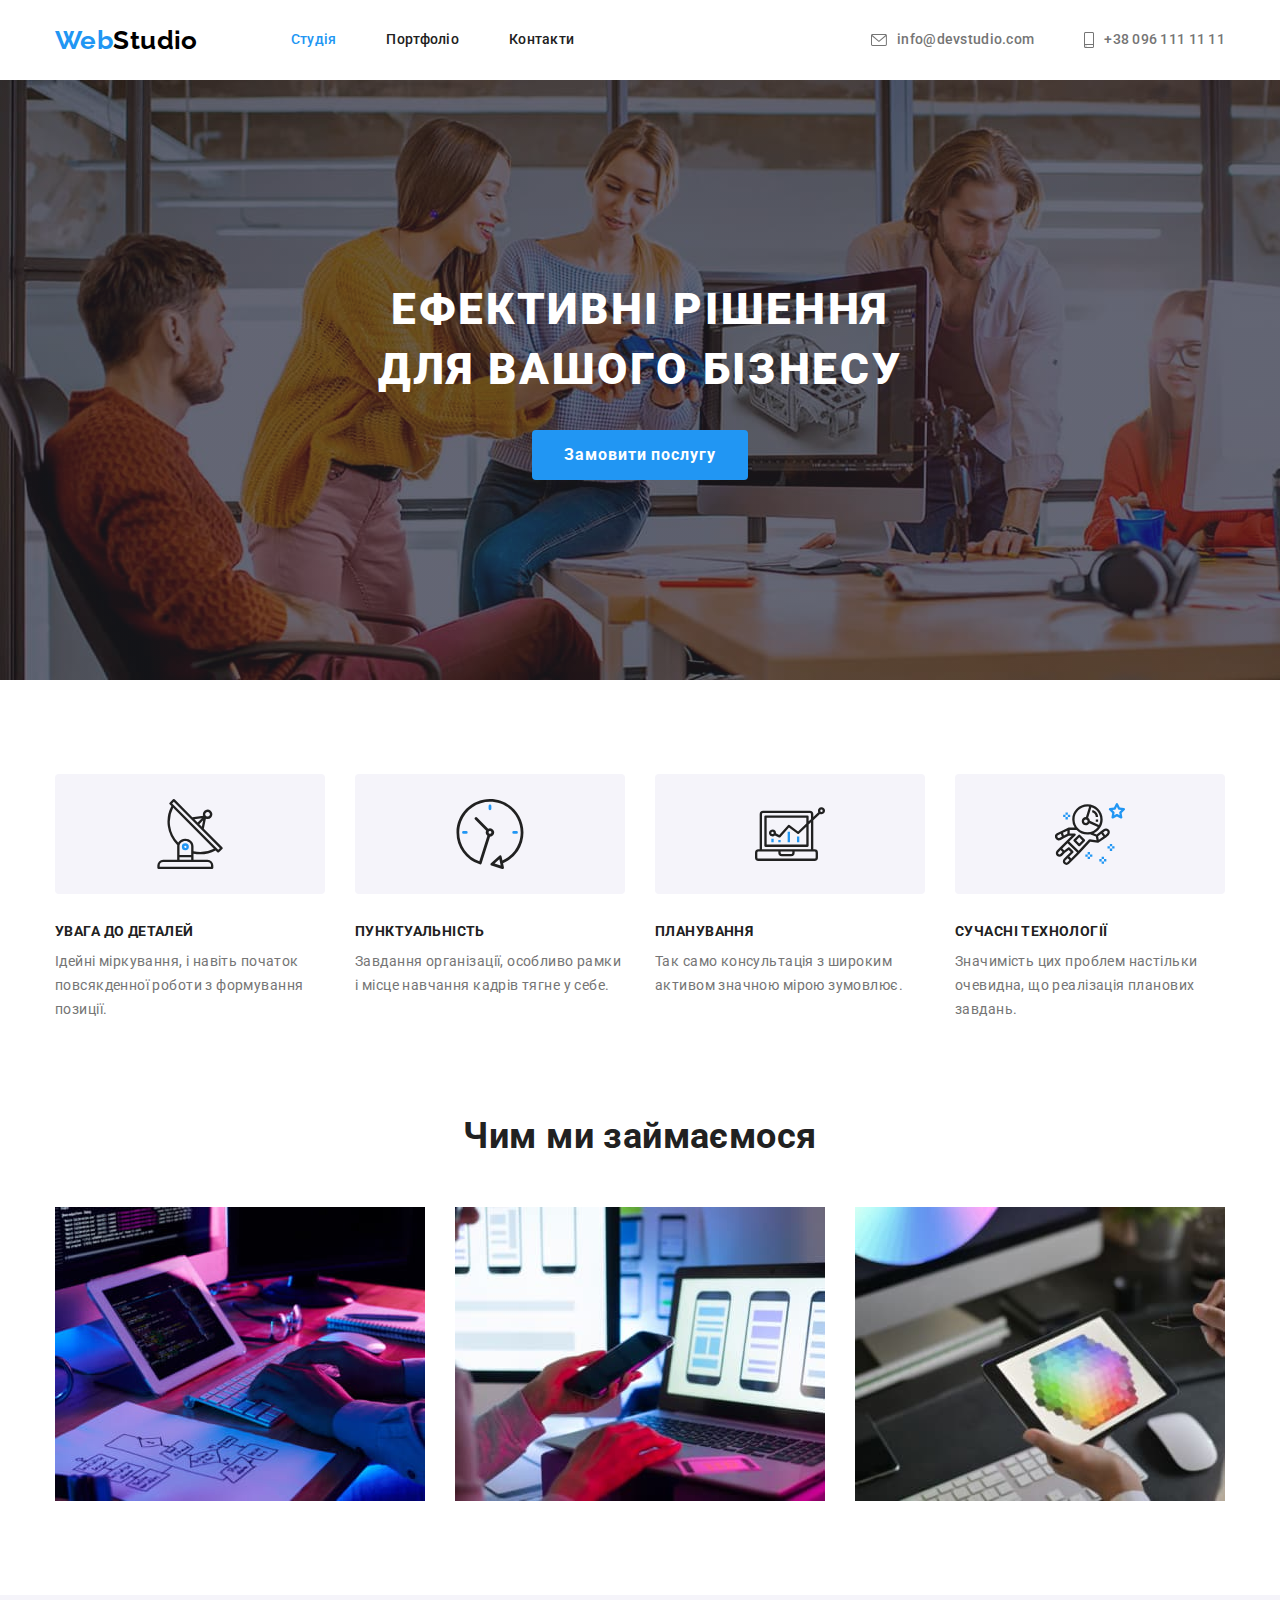
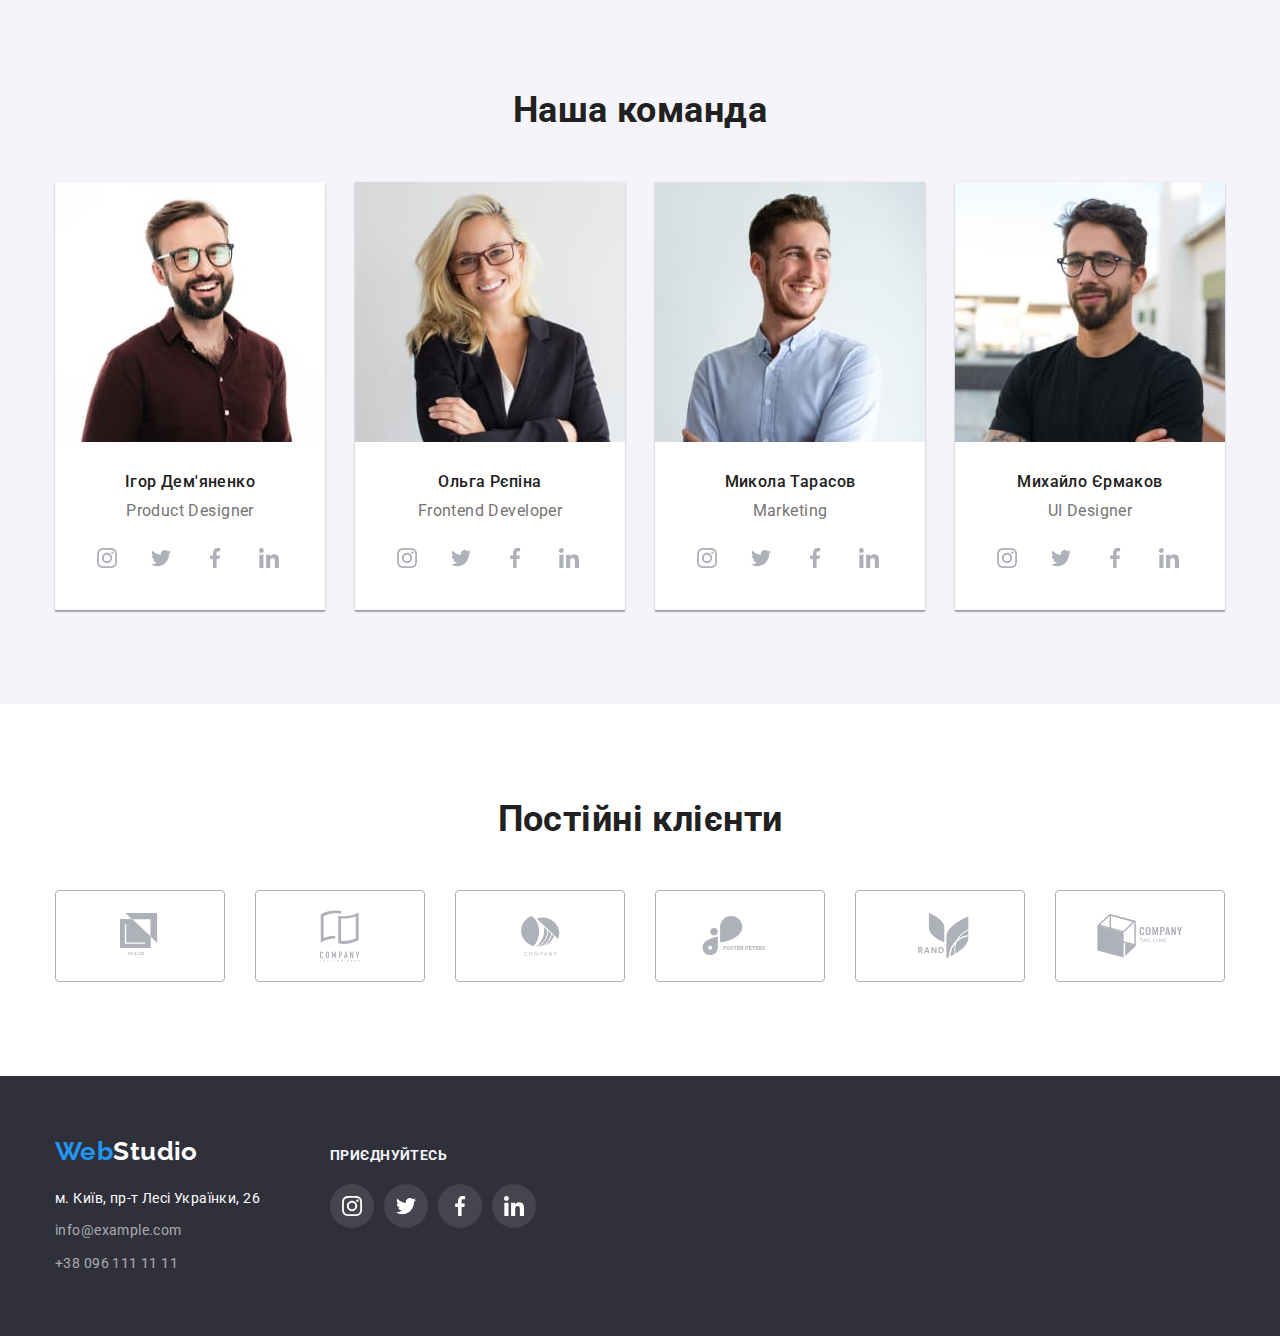
<file: index.html>
<!DOCTYPE html>
<html lang="uk">
  <head>
    <meta charset="UTF-8" />
    <meta http-equiv="X-UA-Compatible" content="IE=edge" />
    <meta name="viewport" content="width=device-width, initial-scale=1.0" />
    <link
      rel="stylesheet"
      href="https://cdnjs.cloudflare.com/ajax/libs/modern-normalize/1.1.0/modern-normalize.min.css"
    />
    <link rel="stylesheet" href="./css/styles.css" />

    <link rel="preconnect" href="https://fonts.googleapis.com" />
    <link rel="preconnect" href="https://fonts.gstatic.com" crossorigin />
    <link
      href="https://fonts.googleapis.com/css2?family=Raleway:wght@700&family=Roboto:wght@400;500;700;900&display=swap"
      rel="stylesheet"
    />

    <title>Web Studio</title>
  </head>
  <body>
    <header>
      <div class="container main-nav">
        <nav class="nav-logo">
          <a href="./index.html" lang="en" class="logo"
            >Web<span class="logo-accent">Studio</span></a
          >
          <ul class="site-nav list">
            <li class="item">
              <a href="./index.html" class="link current">Студія</a>
            </li>
            <li class="item">
              <a href="./portfolio.html" class="link">Портфоліо</a>
            </li>
            <li class="item"><a href="#" class="link">Контакти</a></li>
          </ul>
        </nav>
        <ul class="site-nav-contact list">
          <li class="item">
            <a href="mailto:info@devstudio.com" lang="en" class="link">
              <svg class="icon-nav" width="16" height="12">
                <use href="./images/icons.svg#icon-envelope"></use>
              </svg>
              <span>info@devstudio.com</span></a
            >
          </li>
          <li class="item">
            <a href="tel:+380961111111" class="link">
              <svg class="icon-nav" width="10" height="16">
                <use href="./images/icons.svg#icon-smartphone"></use>
              </svg>
              <span>+38 096 111 11 11</span></a
            >
          </li>
        </ul>
      </div>
    </header>
    <main>
      <section class="hero section">
        <div class="container"></div>
        <h1 class="hero-title">Ефективні рішення<br />для вашого бізнесу</h1>
        <button class="btn" type="button">Замовити послугу</button>
      </section>
      <section class="benefits section">
        <div class="container">
          <h2 class="visually-hidden">Наши преимущества</h2>
          <ul class="benefits-list list">
            <li class="benefits-box">
              <div class="icon-background">
                <svg class="icon-benefits" width="70" height="70">
                  <use href="./images/icons.svg#icon-antenna"></use>
                </svg>
              </div>
              <h3 class="title">Увага до деталей</h3>
              <p class="description">
                Ідейні міркування, і навіть початок повсякденної роботи з
                формування позиції.
              </p>
            </li>
            <li class="benefits-box">
              <div class="icon-background">
                <svg class="icon-benefits" width="70" height="70">
                  <use href="./images/icons.svg#icon-clock"></use>
                </svg>
              </div>
              <h3 class="title">Пунктуальність</h3>
              <p class="description">
                Завдання організації, особливо рамки і місце навчання кадрів
                тягне у себе.
              </p>
            </li>
            <li class="benefits-box">
              <div class="icon-background">
                <svg class="icon-benefits" width="70" height="70">
                  <use href="./images/icons.svg#icon-diagram"></use>
                </svg>
              </div>
              <h3 class="title">Планування</h3>
              <p class="description">
                Так само консультація з широким активом значною мірою зумовлює.
              </p>
            </li>
            <li class="benefits-box">
              <div class="icon-background">
                <svg class="icon-benefits" width="70" height="70">
                  <use href="./images/icons.svg#icon-astronaut"></use>
                </svg>
              </div>
              <h3 class="title">Сучасні технології</h3>
              <p class="description">
                Значимість цих проблем настільки очевидна, що реалізація
                планових завдань.
              </p>
            </li>
          </ul>
        </div>
      </section>
      <section class="work-section section">
        <div class="section-works container">
          <h2 class="heading">Чим ми займаємося</h2>
          <ul class="work-list list">
            <li class="work">
              <img src="./images/img.jpg" alt="Розробка сайту" width="370" />
            </li>
            <li class="work">
              <img
                src="./images/img-1.jpg"
                alt="Розробка мобильного додатку"
                width="370"
              />
            </li>
            <li class="work">
              <img src="./images/img-2.jpg" alt="Дизайн" width="370" />
            </li>
          </ul>
        </div>
      </section>
      <section class="section-team section">
        <div class="container">
          <h2 class="heading">Наша команда</h2>
          <ul class="team-list list">
            <li class="team-person">
              <img
                src="./images/img-igor.jpg"
                alt="Игорь Демьяненко"
                width="270"
              />
              <div class="team-footer">
                <h3 class="title">Ігор Дем'яненко</h3>
                <p class="description" lang="en">Product Designer</p>

                <ul class="social-links list">
                  <li class="icon-link">
                    <a href="#" class="icon-social"
                      ><svg class="link" width="20" height="20">
                        <use href="./images/icons.svg#icon-instagram"></use>
                      </svg>
                    </a>
                  </li>

                  <li class="icon-link">
                    <a href="#" class="icon-social"
                      ><svg class="link" width="20" height="20">
                        <use href="./images/icons.svg#icon-twitter"></use>
                      </svg>
                    </a>
                  </li>

                  <li class="icon-link">
                    <a href="#" class="icon-social"
                      ><svg class="link" width="20" height="20">
                        <use href="./images/icons.svg#icon-facebook"></use>
                      </svg>
                    </a>
                  </li>

                  <li class="icon-link">
                    <a href="#" class="icon-social"
                      ><svg class="link" width="20" height="20">
                        <use href="./images/icons.svg#icon-linkedin"></use>
                      </svg>
                    </a>
                  </li>
                </ul>
              </div>
            </li>
            <li class="team-person">
              <img src="./images/img-olga.jpg" alt="Ольга Репина" width="270" />
              <div class="team-footer">
                <h3 class="title">Ольга Рєпіна</h3>
                <p class="description" lang="en">Frontend Developer</p>

                <ul class="social-links list">
                  <li class="icon-link">
                    <a href="#" class="icon-social"
                      ><svg class="link" width="20" height="20">
                        <use href="./images/icons.svg#icon-instagram"></use>
                      </svg>
                    </a>
                  </li>
                  <li class="icon-link">
                    <a href="#" class="icon-social"
                      ><svg class="link" width="20" height="20">
                        <use href="./images/icons.svg#icon-twitter"></use>
                      </svg>
                    </a>
                  </li>
                  <li class="icon-link">
                    <a href="#" class="icon-social"
                      ><svg class="link" width="20" height="20">
                        <use href="./images/icons.svg#icon-facebook"></use>
                      </svg>
                    </a>
                  </li>
                  <li class="icon-link">
                    <a href="#" class="icon-social"
                      ><svg class="link" width="20" height="20">
                        <use href="./images/icons.svg#icon-linkedin"></use>
                      </svg>
                    </a>
                  </li>
                </ul>
              </div>
            </li>
            <li class="team-person">
              <img
                src="./images/img-nik.jpg"
                alt="Николай Тарасов"
                width="270"
              />
              <div class="team-footer">
                <h3 class="title">Микола Тарасов</h3>
                <p class="description" lang="en">Marketing</p>

                <ul class="social-links list">
                  <li class="icon-link">
                    <a href="#" class="icon-social"
                      ><svg class="link" width="20" height="20">
                        <use href="./images/icons.svg#icon-instagram"></use>
                      </svg>
                    </a>
                  </li>
                  <li class="icon-link">
                    <a href="#" class="icon-social"
                      ><svg class="link" width="20" height="20">
                        <use href="./images/icons.svg#icon-twitter"></use>
                      </svg>
                    </a>
                  </li>
                  <li class="icon-link">
                    <a href="#" class="icon-social"
                      ><svg class="link" width="20" height="20">
                        <use href="./images/icons.svg#icon-facebook"></use>
                      </svg>
                    </a>
                  </li>
                  <li class="icon-link">
                    <a href="#" class="icon-social"
                      ><svg class="link" width="20" height="20">
                        <use href="./images/icons.svg#icon-linkedin"></use>
                      </svg>
                    </a>
                  </li>
                </ul>
              </div>
            </li>
            <li class="team-person">
              <img
                src="./images/img-mich.jpg"
                alt="Михаил Ермаков"
                width="270"
              />
              <div class="team-footer">
                <h3 class="title">Михайло Єрмаков</h3>
                <p class="description" lang="en">UI Designer</p>

                <ul class="social-links list">
                  <li class="icon-link">
                    <a href="#" class="icon-social"
                      ><svg class="link" width="20" height="20">
                        <use href="./images/icons.svg#icon-instagram"></use>
                      </svg>
                    </a>
                  </li>
                  <li class="icon-link">
                    <a href="#" class="icon-social"
                      ><svg class="link" width="20" height="20">
                        <use href="./images/icons.svg#icon-twitter"></use>
                      </svg>
                    </a>
                  </li>
                  <li class="icon-link">
                    <a href="#" class="icon-social"
                      ><svg class="link" width="20" height="20">
                        <use href="./images/icons.svg#icon-facebook"></use>
                      </svg>
                    </a>
                  </li>
                  <li class="icon-link">
                    <a href="#" class="icon-social"
                      ><svg class="link" width="20" height="20">
                        <use href="./images/icons.svg#icon-linkedin"></use>
                      </svg>
                    </a>
                  </li>
                </ul>
              </div>
            </li>
          </ul>
        </div>
      </section>
      <section class="section-logos section">
        <div class="container">
          <h2 class="heading">Постійні клієнти</h2>

          <ul class="logos-item list">
            <li class="icon-logos">
              <a href="#" class="partners-link"
                ><svg class="link-logos" width="41" height="47">
                  <use href="./images/icons.svg#icon-logo1"></use>
                </svg>
              </a>
            </li>

            <li class="icon-logos">
              <a href="#" class="partners-link"
                ><svg class="link-logos" width="40" height="52">
                  <use href="./images/icons.svg#icon-logo2"></use>
                </svg>
              </a>
            </li>

            <li class="icon-logos">
              <a href="#" class="partners-link"
                ><svg class="link-logos" width="43" height="40">
                  <use href="./images/icons.svg#icon-logo3"></use>
                </svg>
              </a>
            </li>

            <li class="icon-logos">
              <a href="#" class="partners-link"
                ><svg class="link-logos" width="84" height="40">
                  <use href="./images/icons.svg#icon-logo4"></use>
                </svg>
              </a>
            </li>

            <li class="icon-logos">
              <a href="#" class="partners-link"
                ><svg class="link-logos" width="62" height="45">
                  <use href="./images/icons.svg#icon-logo5"></use>
                </svg>
              </a>
            </li>

            <li class="icon-logos">
              <a href="#" class="partners-link"
                ><svg class="link-logos" width="94" height="44">
                  <use href="./images/icons.svg#icon-logo6"></use>
                </svg>
              </a>
            </li>
          </ul>
        </div>
      </section>
    </main>
    <footer class="footer">
      <div class="container address">
        <address class="address">
          <a href="./index.html" lang="en" class="logo lol"
            >Web<span class="logo-accent">Studio</span></a
          >
          <ul class="footer-list list">
            <li class="item">
              <a
                class="link address"
                href="https://goo.gl/maps/oEFkmxto2NahhXT56"
                target="_blank"
                rel="noopener noreferrer nofollow"
                >м. Київ, пр-т Лесі Українки, 26</a
              >
            </li>
            <li class="item">
              <a class="link" href="mailto:info@devstudio.com" lang="en"
                >info@example.com</a
              >
            </li>
            <li class="item">
              <a class="link" href="tel:+380961111111">+38 096 111 11 11</a>
            </li>
          </ul>
        </address>

        <div class="social-links-footer">
          <h3 class="title-footer">Приєднуйтесь</h3>
          <ul class="social-links bill list">
            <li class="icon-link">
              <a href="#" class="icon-social bill"
                ><svg class="link" width="20" height="20">
                  <use href="./images/icons.svg#icon-instagram"></use>
                </svg>
              </a>
            </li>
            <li class="icon-link">
              <a href="#" class="icon-social bill"
                ><svg class="link" width="20" height="20">
                  <use href="./images/icons.svg#icon-twitter"></use>
                </svg>
              </a>
            </li>
            <li class="icon-link">
              <a href="#" class="icon-social bill"
                ><svg class="link" width="20" height="20">
                  <use href="./images/icons.svg#icon-facebook"></use>
                </svg>
              </a>
            </li>
            <li class="icon-link">
              <a href="#" class="icon-social bill"
                ><svg class="link" width="20" height="20">
                  <use href="./images/icons.svg#icon-linkedin"></use>
                </svg>
              </a>
            </li>
          </ul>
        </div>
      </div>
    </footer>
  </body>
</html>
</file>
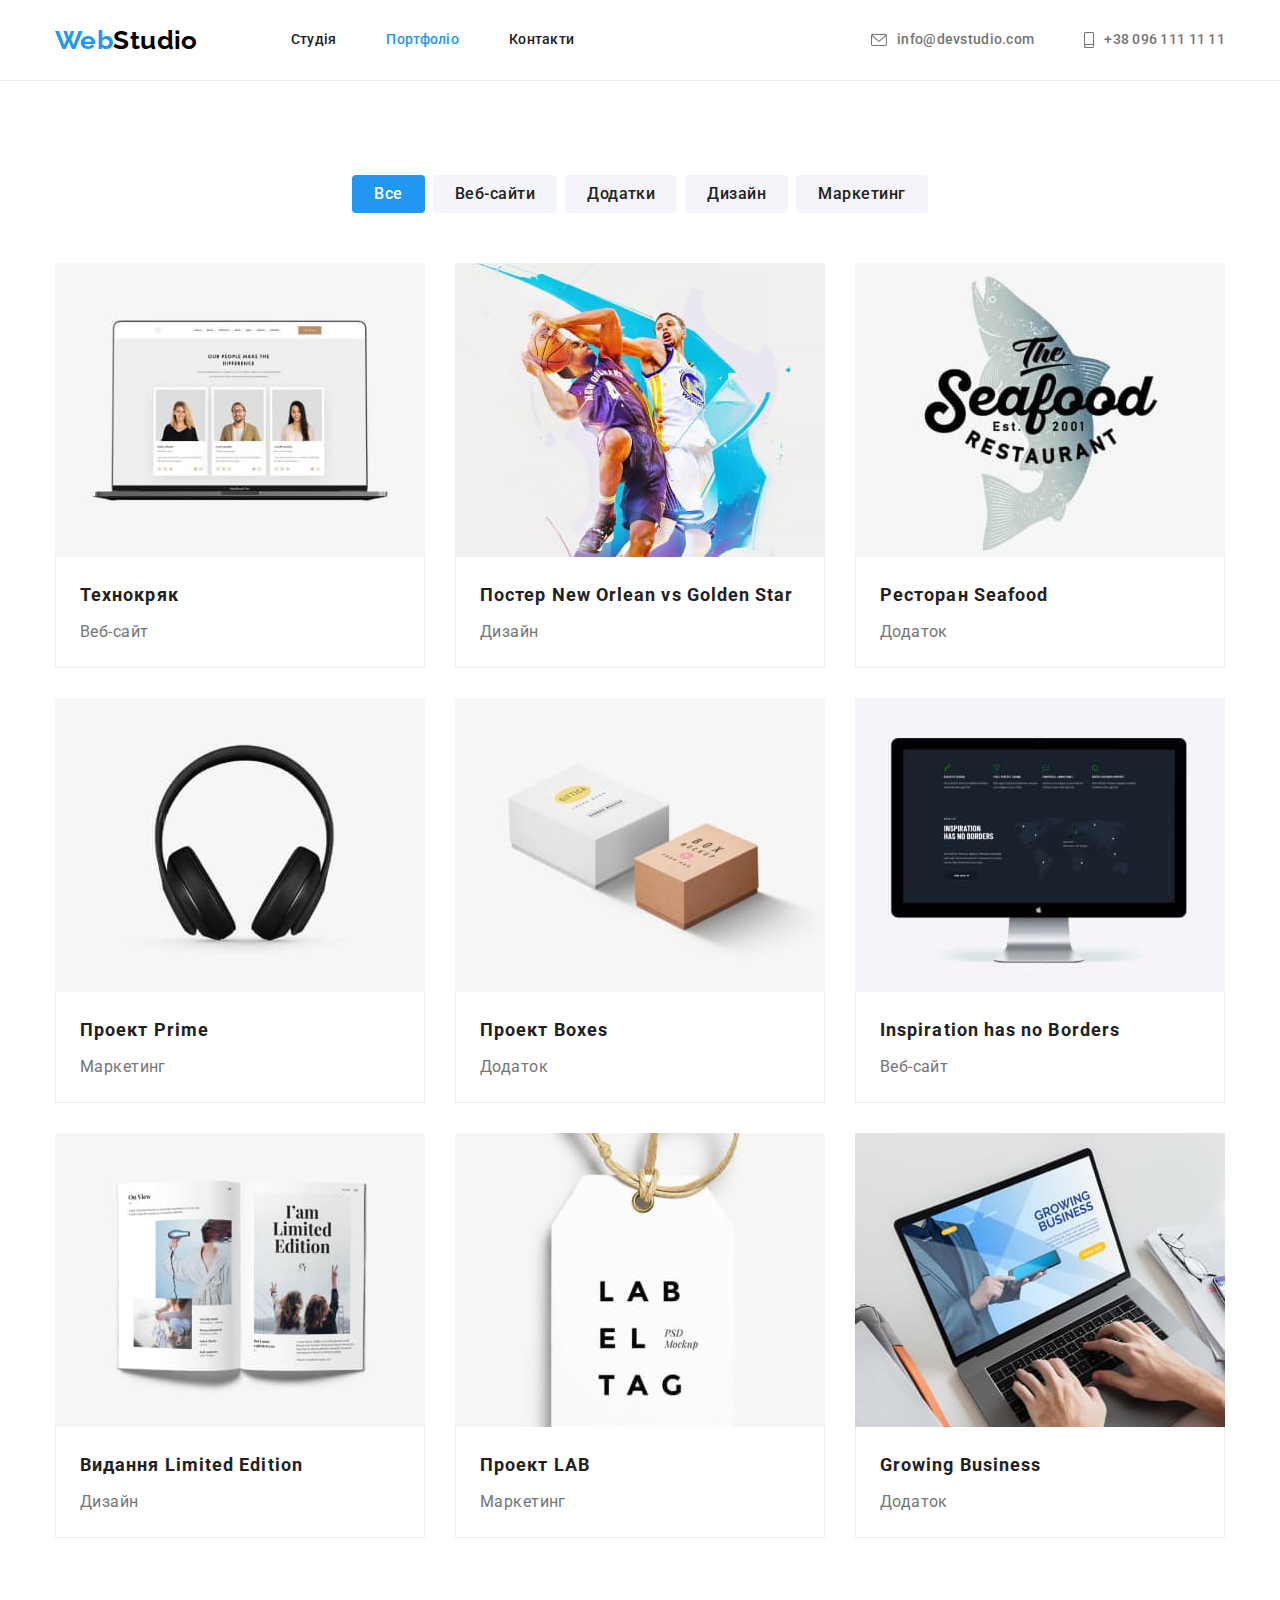
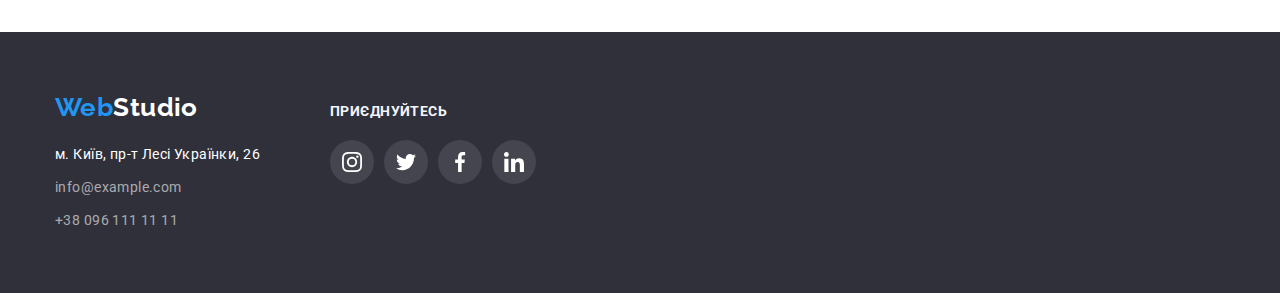
<file: portfolio.html>
<!DOCTYPE html>
<html lang="uk">
  <head>
    <meta charset="UTF-8" />
    <meta http-equiv="X-UA-Compatible" content="IE=edge" />
    <meta name="viewport" content="width=device-width, initial-scale=1.0" />
    <title>Web Studio</title>
    <link
      rel="stylesheet"
      href="https://cdnjs.cloudflare.com/ajax/libs/modern-normalize/1.1.0/modern-normalize.min.css"
    />

    <link rel="stylesheet" href="./css/styles.css" />
    <link rel="preconnect" href="https://fonts.googleapis.com" />
    <link rel="preconnect" href="https://fonts.gstatic.com" crossorigin />
    <link
      href="https://fonts.googleapis.com/css2?family=Raleway:wght@700&family=Roboto:wght@400;500;700;900&display=swap"
      rel="stylesheet"
    />
  </head>
  <body>
    <header class="header">
      <div class="container main-nav">
        <nav class="nav-logo">
          <a href="./index.html" lang="en" class="logo"
            >Web<span class="logo-accent">Studio</span></a
          >
          <ul class="site-nav list">
            <li class="item">
              <a href="./index.html" class="link">Студія</a>
            </li>
            <li class="item">
              <a href="./portfolio.html" class="link current">Портфоліо</a>
            </li>
            <li class="item"><a href="#" class="link">Контакти</a></li>
          </ul>
        </nav>
         <ul class="site-nav-contact list">
          <li class="item">
            <a href="mailto:info@devstudio.com" lang="en" class="link">
              <svg class="icon-nav" width="16" height="12">
                <use href="./images/icons.svg#icon-envelope"></use>
              </svg>
              <span>info@devstudio.com</span></a
            >
          </li>
          <li class="item">
            <a href="tel:+380961111111" class="link">
              <svg class="icon-nav" width="10" height="16">
                <use href="./images/icons.svg#icon-smartphone"></use>
              </svg>
              <span>+38 096 111 11 11</span></a
            >
          </li>
        </ul>
      </div>
    </header>
    <main>
      <section class="section">
        <div class="container">
          <h1 class="visually-hidden">Нвше портфоліо</h1>
          <ul class="button-list list">
            <li class="filter">
              <button type="button" class="list current">Все</button>
            </li>
            <li class="filter">
              <button type="button" class="list">Веб-сайти</button>
            </li>
            <li class="filter">
              <button type="button" class="list">Додатки</button>
            </li>
            <li class="filter">
              <button type="button" class="list">Дизайн</button>
            </li>
            <li class="filter">
              <button type="button" class="list">Маркетинг</button>
            </li>
          </ul>
          
            <ul class="portfolio-list list">
              <li class="flex-element">
                <img
                  src="./images/img-texno.jpg"
                  alt="Ноутбук з дизайном сайту"
                  width="370"
        
                />
                <div class="flex-footer">
                  <h2 class="title">Технокряк</h2>
                  <p class="description">Веб-сайт</p>
                </div>
              </li>

              <li class="flex-element">
                <img
                  src="./images/img-new.jpg"
                  alt="два волейболиста"
                  width="370"
                />
                <div class="flex-footer">
                  <h2 class="title">Постер New Orlean vs Golden Star</h2>
                  <p class="description">Дизайн</p>
                </div>
              </li>

              <li class="flex-element">
                <img
                  src="./images/img-sea.jpg "
                  alt="логотип ресторану"
                  width="370"
                />
                <div class="flex-footer">
                  <h2 class="title">Ресторан Seafood</h2>
                  <p class="description">Додаток</p>
                </div>
              </li>

              <li class="flex-element">
                <img src="./images/img-prime.jpg" alt="навушники" width="370" />
                <div class="flex-footer">
                  <h2 class="title">Проект Prime</h2>
                  <p class="description">Маркетинг</p>
                </div>
              </li>

              <li class="flex-element">
                <img
                  src="./images/img-boxes.jpg"
                  alt="дві коробки"
                  width="370"
                />
                <div class="flex-footer">
                  <h2 class="title">Проект Boxes</h2>
                  <p class="description">Додаток</p>
                </div>
              </li>
              <li class="flex-element">
                <img
                  src="./images/img-inspir.jpg "
                  alt="комп'ютер"
                  width="370"
                />
                <div class="flex-footer">
                  <h2 class="title">Inspiration has no Borders</h2>
                  <p class="description">Веб-сайт</p>
                </div>
              </li>
              <li class="flex-element">
                <img
                  src="./images/img-limited.jpg"
                  alt="разворот журналу"
                  width="370"
                />
                <div class="flex-footer">
                  <h2 class="title">Видання Limited Edition</h2>
                  <p class="description">Дизайн</p>
                </div>
              </li>
              <li class="flex-element">
                <img src="./images/img-lab.jpg" alt="бірка" width="370" />
                <div class="flex-footer">
                  <h2 class="title">Проект LAB</h2>
                  <p class="description">Маркетинг</p>
                </div>
              </li>
              <li class="flex-element">
                <img
                  src="./images/img-busin.jpg "
                  alt="ноутбук з дизайном сайт"
                  width="370"
                />
                <div class="flex-footer">
                  <h2 class="title">Growing Business</h2>
                  <p class="description">Додаток</p>
          
              </li>
            </ul>
          </div>
        </div>
      </section>
    </main>
    <footer class="footer">
      <div class="container address">
        <address class="address">
          <a href="./index.html" lang="en" class="logo lol"
            >Web<span class="logo-accent">Studio</span></a
          >
          <ul class="footer-list list">
            <li class="item">
              <a
                class="link address"
                href="https://goo.gl/maps/oEFkmxto2NahhXT56"
                target="_blank"
                rel="noopener noreferrer nofollow"
                >м. Київ, пр-т Лесі Українки, 26</a
              >
            </li>
            <li class="item">
              <a class="link" href="mailto:info@devstudio.com" lang="en"
                >info@example.com</a
              >
            </li>
            <li class="item">
              <a class="link" href="tel:+380961111111">+38 096 111 11 11</a>
            </li>
          </ul>
        </address>

        <div class="social-links-footer">
          <h3 class="title-footer">Приєднуйтесь</h3>
          <ul class="social-links bill list">
            <li class="icon-link">
              <a href="#" class="icon-social bill"
                ><svg class="link" width="20" height="20">
                  <use href="./images/icons.svg#icon-instagram"></use>
                </svg>
              </a>
            </li>
            <li class="icon-link">
              <a href="#" class="icon-social bill"
                ><svg class="link" width="20" height="20">
                  <use href="./images/icons.svg#icon-twitter"></use>
                </svg>
              </a>
            </li>
            <li class="icon-link">
              <a href="#" class="icon-social bill"
                ><svg class="link" width="20" height="20">
                  <use href="./images/icons.svg#icon-facebook"></use>
                </svg>
              </a>
            </li>
            <li class="icon-link">
              <a href="#" class="icon-social bill"
                ><svg class="link" width="20" height="20">
                  <use href="./images/icons.svg#icon-linkedin"></use>
                </svg>
              </a>
            </li>
          </ul>
        </div>
      </div>
    </footer>
  </body>
</html>
</file>
<file: css/styles.css>
:root {
  --primary-text-color: #212121;
  --title-text-color: #757575;
  --accent-color: #2196f3;
  --additional-color: #f5f4fa;
  --primary-white-color: #ffffff;
}

body {
  background-color: var(--primary-white-color);
  color: var(--title-text-color);
  font-family: Roboto, sans-serif;
  letter-spacing: 0.03em;
  font-size: 14px;
  font-weight: 400;
}

.list {
  padding: 0;
  margin: 0;
  list-style: none;
}

.container {
  margin-left: auto;
  margin-right: auto;
  width: 1200px;
  padding-left: 15px;
  padding-right: 15px;
}

h1,
h2,
h3,
h4,
h5,
h6,
p {
  margin-top: 0;
}

ul,
ol {
  margin: 0;
  padding: 0;
}

img {
  display: block;
  max-width: 100%;
  height: auto;
}

.visually-hidden {
  position: absolute;
  width: 1px;
  height: 1px;
  margin: -1px;
  border: 0;
  padding: 0;
  white-space: nowrap;
  clip-path: inset(100%);
  clip: rect(0 0 0 0);
  overflow: hidden;
}

.section {
  padding-top: 94px;
  padding-bottom: 94px;
}

/* Logo */
.logo {
  font-family: Raleway, sans-serif;
  font-size: 26px;
  font-weight: 700;
  line-height: 1.19;
  color: var(--accent-color);
  text-decoration: none;
}

.logo-accent {
  color: #000000;
}

.logo-accent:hover {
  color: var(--accent-color);
}

/* nav */

.site-nav .link {
  display: block;
  padding-top: 32px;
  padding-bottom: 32px;

  color: var(--primary-text-color);
  font-weight: 500;
  font-size: 14px;
  line-height: 1.14;
  letter-spacing: 0.02em;
  text-decoration: none;
}

.site-nav .link:hover,
.site-nav .link:focus {
  color: var(--accent-color);
}

.site-nav .link.current {
  color: var(--accent-color);
}

.site-nav-contact .link {
  display: flex;
  padding-top: 32px;
  padding-bottom: 32px;

  align-items: center;

  color: var(--title-text-color);
  font-weight: 500;
  font-size: 14px;
  line-height: 1.14;
  letter-spacing: 0.02em;
  text-decoration: none;
}

.site-nav-contact .link:hover,
.site-nav-contact .link:focus {
  color: var(--accent-color);
}

.main-nav,
.nav-logo {
  display: flex;
  align-items: center;
}

.site-nav {
  display: flex;
  margin-left: 93px;
}

.site-nav .item:not(:last-child) {
  margin-right: 50px;
}

.site-nav-contact {
  display: flex;
  margin-left: auto;
  margin-right: 0;
}

.site-nav-contact .item:not(:last-child) {
  margin-right: 50px;
}

.header {
  border-bottom: 1px solid #ececec;
}

.icon-nav {
  margin-right: 10px;
  fill: currentColor;
}
/* Hero */
.hero {
  text-align: center;
  padding-bottom: 200px;
  padding-top: 200px;

  max-width: 1600px;
  height: 600px;
  margin: 0 auto;
  background-image: linear-gradient(
      rgba(47, 48, 58, 0.4),
      rgba(47, 48, 58, 0.4)
    ),
    url(../images/hero.jpg);
  background-color: var(--primary-text-color);
}

.hero-title {
  margin-bottom: 30px;
  color: var(--primary-white-color);
  font-weight: 900;
  font-size: 44px;
  line-height: 1.36;
  letter-spacing: 0.06em;
  text-transform: uppercase;
}

.btn {
  padding: 10px 32px;
  border-radius: 4px;
  border: 0;

  font-family: Roboto;
  font-weight: 700;
  font-size: 16px;
  letter-spacing: 0.06em;
  line-height: 1.88;
  color: var(--primary-white-color);
  background-color: var(--accent-color);
}

.btn:hover,
.btn:focus {
  background-color: #188ce8;
  box-shadow: 0px 4px 4px rgba(0, 0, 0, 0.15);
}

/* Sections */

.benefits-list {
  display: flex;
}
.benefits-box {
  width: 270px;
}

.benefits-box:not(:last-child) {
  margin-right: 30px;
}

.benefits-list .title {
  margin-bottom: 10px;

  color: var(--primary-text-color);
  font-weight: 700;
  font-size: 14px;
  line-height: 1.14;
  text-transform: uppercase;
}

.benefits-list .description {
  margin-bottom: 0;

  line-height: 1.7;
}

.work-section {
  padding-top: 0;
}

.icon-background {
  background: var(--additional-color);
  border-radius: 4px;
  width: 270px;
  height: 120px;
  margin-bottom: 30px;
  display: flex;
  align-items: center;
  justify-content: center;
}

/* works */

.heading {
  margin-bottom: 50px;
  color: var(--primary-text-color);
  font-weight: 700;
  font-size: 36px;
  line-height: 1.17;
  text-align: center;
}
.work-list {
  display: flex;
}

.work:not(:last-child) {
  margin-right: 30px;
}

/* team */

.section-team .title {
  margin-bottom: 10px;

  color: var(--primary-text-color);
  font-weight: 500;
  font-size: 16px;
  line-height: 1.19;
}

.section-team .description {
  font-size: 16px;
  line-height: 1.19;
  margin-bottom: 16px;
}

.section-team {
  background-color: var(--additional-color);
}

.team-list {
  display: flex;
}

.team-person:not(:last-child) {
  margin-right: 30px;
}

.team-person {
  box-shadow: 0px 1px 3px rgba(0, 0, 0, 0.12), 0px 1px 1px rgba(0, 0, 0, 0.14),
    0px 2px 1px rgba(0, 0, 0, 0.2);
}

.team-footer {
  padding: 30px;
  text-align: center;
  background-color: var(--primary-white-color);
  border-radius: 0px 0px 4px 4px;
}

.social-links {
  display: flex;
}

.icon-social {
  border-radius: 100px;
  height: 44px;
  width: 44px;
  display: flex;
  align-items: center;
  justify-content: center;
  text-decoration: none;
}

.icon-social .link {
  fill: currentColor;
  color: #afb1b8;
}

.icon-link:not(:last-child) {
  margin-right: 10px;
}

.icon-social:hover,
.icon-social:focus {
  background-color: var(--accent-color);
}

.icon-social:hover > .link,
.icon-social:focus > .link {
  fill: var(--primary-white-color);
}

/* Logos */

.logos-item {
  display: flex;
}

.partners-link {
  width: 170px;
  height: 92px;
  border: 1px solid #afb1b8;
  border-radius: 4px;

  display: flex;
  align-items: center;
  justify-content: center;
  fill: currentColor;
  color: #afb1b8;
}

.icon-logos:not(:last-child) {
  margin-right: 30px;
}

.partners-link:hover,
.partners-link:focus {
  border: 1px solid #2196f3;
  color: var(--accent-color);
}

/* Footer */

.footer {
  padding-top: 60px;
  padding-bottom: 60px;

  background-color: #2f303a;
}

.footer .logo-accent {
  color: var(--primary-white-color);
}

.footer .logo-accent:hover {
  color: var(--accent-color);
}

.address {
  font-style: normal;
}
.footer-list .link {
  color: rgba(255, 255, 255, 0.6);
  text-decoration: none;
  line-height: 1.7;
}

.footer-list .link.address {
  color: var(--primary-white-color);
}

.footer-list .link:hover,
.footer-list .link:focus {
  text-decoration: underline;
}

.footer-list .item:not(:last-child) {
  margin-bottom: 9px;
}

.footer-list {
  margin-top: 20px;
}
.title-footer {
  margin-bottom: 20px;

  font-weight: 700;
  font-size: 14px;
  line-height: 1.14;
  text-transform: uppercase;
  color: var(--additional-color);
}

.container.address {
  display: flex;
  align-items: baseline;
}
.social-links-footer {
  margin-left: 70px;
}

.social-links.bill {
  display: flex;
  align-items: center;
}

.social-links.bill .link {
  fill: currentColor;
  color: var(--primary-white-color);
}

.icon-social.bill {
  background: rgba(255, 255, 255, 0.1);
}

.icon-social.bill:hover,
.icon-social:focus {
  background-color: var(--accent-color);
}

/* Portfolio page */

.button-list .list {
  padding: 6px 22px;
  border-radius: 4px;
  border: 0;

  font-family: Roboto;
  letter-spacing: 0.03em;
  font-weight: 500;
  font-size: 16px;
  line-height: 1.63;
  color: var(--primary-text-color);
  background-color: var(--additional-color);
}

.button-list .list.current {
  color: var(--primary-white-color);
  background-color: var(--accent-color);
}

.button-list .list:hover,
.button-list .list:focus {
  color: var(--primary-white-color);
  background-color: var(--accent-color);
  box-shadow: 0px 3px 1px rgba(0, 0, 0, 0.1), 0px 1px 2px rgba(0, 0, 0, 0.08),
    0px 2px 2px rgba(0, 0, 0, 0.12);
}

.button-list {
  display: flex;
  padding-bottom: 50px;
  justify-content: center;
}

.filter + .filter {
  margin-left: 8px;
}

/*portfolio */

.portfolio-list .title {
  margin-bottom: 4px;

  color: var(--primary-text-color);
  font-weight: 700;
  font-size: 18px;
  line-height: 2;
  letter-spacing: 0.06em;
}

.portfolio-list .description {
  margin-bottom: 0;
  font-size: 16px;
  line-height: 1.88;
}

.portfolio-list {
  display: flex;
  flex-wrap: wrap;
  margin-left: -30px;
  margin-top: -30px;
}

.portfolio-list > .flex-element {
  flex-basis: calc(100% / 3 - 30px);
  margin-left: 30px;
  margin-top: 30px;
}
.flex-footer {
  background-color: var(--primary-white-color);
  padding-top: 20px;
  padding-bottom: 20px;
  padding-left: 24px;
  padding-right: 24px;
  border: 1px solid #eeeeee;
  border-top: none;
}

.flex-element:hover,
.flex-element:focus {
  box-shadow: 1px 4px 6px rgba(0, 0, 0, 0.16);
}
</file>
